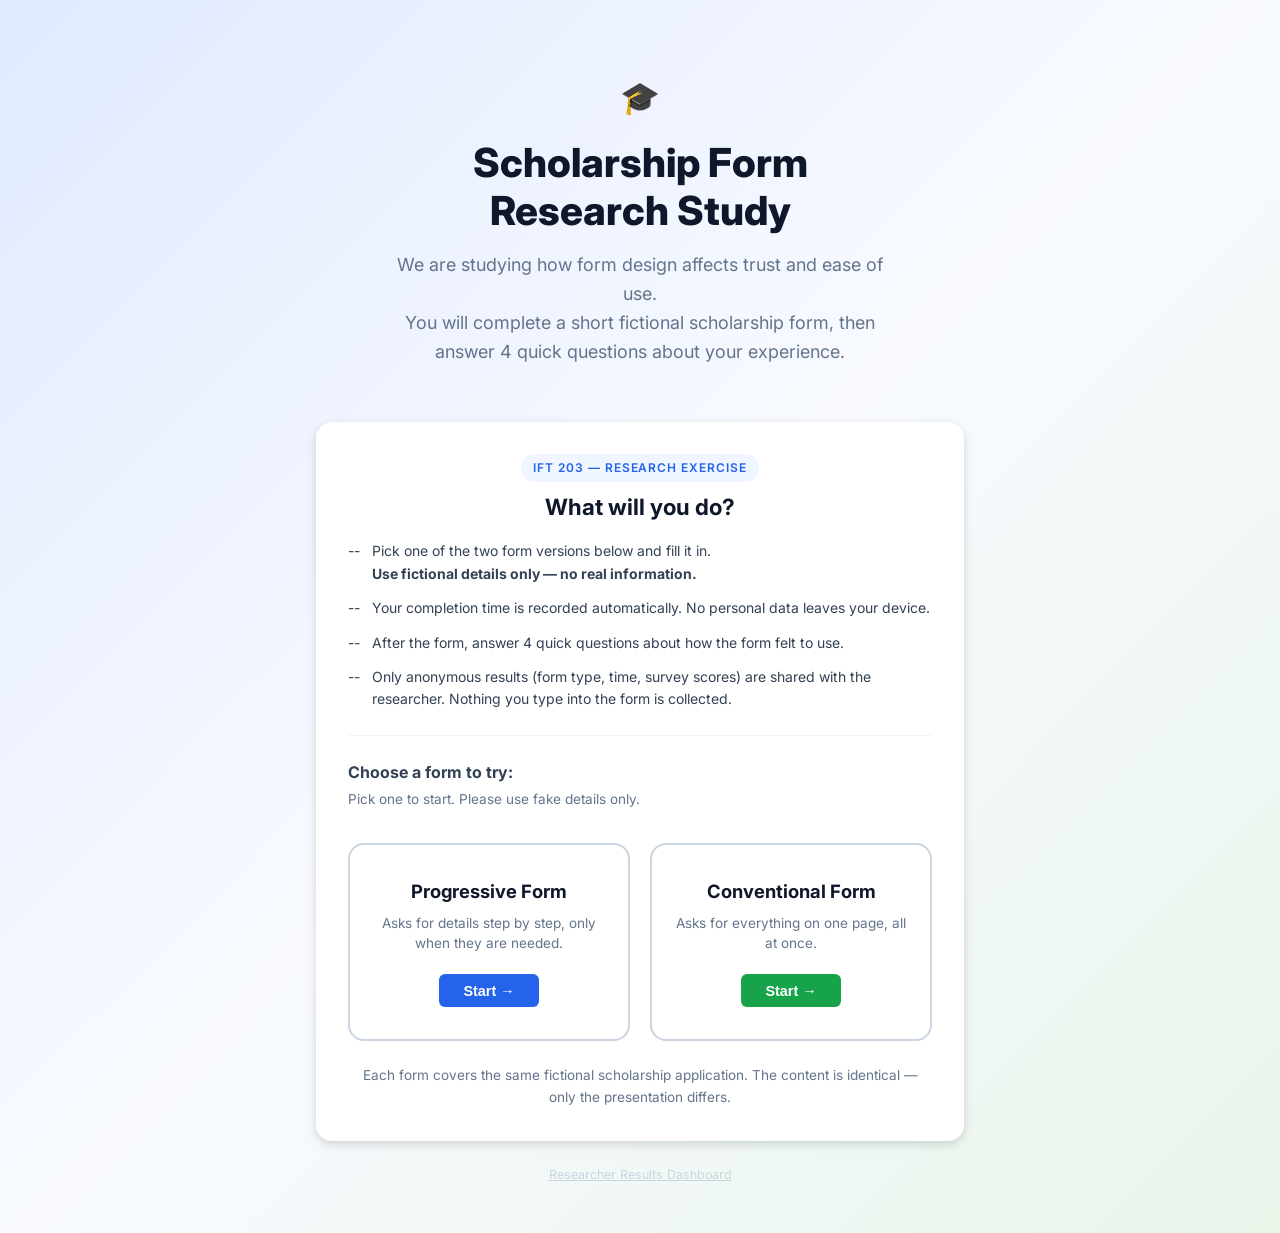
<file: index.HTML>
<!DOCTYPE html>
<html lang="en">
<head>
  <meta charset="UTF-8">
  <meta name="viewport" content="width=device-width, initial-scale=1.0">
  <title>Scholarship Form Study — Welcome</title>
  <meta name="description" content="IFT 203 research study comparing two scholarship application form designs. Pick a form to begin.">
  <link rel="stylesheet" href="style.css">
  <style>
    /* ── Welcome-page specific styles ── */
    .form-choice-grid {
      display: grid;
      grid-template-columns: 1fr 1fr;
      gap: 1.25rem;
      margin-top: 2rem;
    }

    @media (max-width: 580px) {
      .form-choice-grid { grid-template-columns: 1fr; }
    }

    .form-choice-card {
      display: flex;
      flex-direction: column;
      align-items: center;
      text-align: center;
      padding: 2rem 1.5rem;
      border: 2px solid var(--clr-neutral-300);
      border-radius: var(--radius-lg);
      background: var(--clr-white);
      cursor: pointer;
      text-decoration: none;
      color: inherit;
      transition: border-color 0.2s, box-shadow 0.2s, transform 0.15s;
    }

    .form-choice-card:hover {
      transform: translateY(-3px);
      box-shadow: var(--shadow-lg);
    }

    .form-choice-card--a:hover { border-color: var(--clr-primary); }
    .form-choice-card--b:hover { border-color: var(--clr-success); }

    .choice-icon {
      font-size: 2.8rem;
      margin-bottom: 0.75rem;
      display: block;
    }

    .choice-title {
      font-size: 1.15rem;
      font-weight: 700;
      color: var(--clr-neutral-900);
      margin-bottom: 0.4rem;
    }

    .choice-desc {
      font-size: 0.85rem;
      color: var(--clr-neutral-500);
      line-height: 1.5;
    }

    .choice-btn {
      margin-top: 1.25rem;
      padding: 0.55rem 1.5rem;
      border-radius: var(--radius-sm);
      font-size: 0.9rem;
      font-weight: 600;
      border: none;
      cursor: pointer;
      transition: filter 0.15s;
    }

    .form-choice-card--a .choice-btn {
      background: var(--clr-primary);
      color: white;
    }

    .form-choice-card--b .choice-btn {
      background: var(--clr-success);
      color: white;
    }

    .choice-btn:hover { filter: brightness(1.1); }

    .pick-note {
      text-align: center;
      margin-top: 1.5rem;
      font-size: 0.85rem;
      color: var(--clr-neutral-500);
    }
  </style>
</head>
<body>

  <div class="page-wrapper">

    <!-- ── Hero ── -->
    <div class="hero">
      <span class="hero-icon">🎓</span>
      <h1>Scholarship Form<br>Research Study</h1>
      <p>
        We are studying how form design affects trust and ease of use.<br>
        You will complete a short fictional scholarship form, then answer 4 quick questions about your experience.
      </p>
    </div>

    <!-- ── Study info card ── -->
    <div class="card">

      <div class="page-header" style="margin-bottom: 1.25rem;">
        <span class="badge">IFT 203 — Research Exercise</span>
        <h1 style="font-size:1.4rem;">What will you do?</h1>
      </div>

      <ul class="info-list" style="margin-bottom:1.5rem;">
        <li>
          <span class="icon">--</span>
          <span>Pick one of the two form versions below and fill it in. <br> <strong>Use fictional details only — no real information.</strong></span>
        </li>
        <li>
          <span class="icon">--</span>
          <span>Your completion time is recorded automatically. No personal data leaves your device.</span>
        </li>
        <li>
          <span class="icon">--</span>
          <span>After the form, answer 4 quick questions about how the form felt to use.</span>
        </li>
        <li>
          <span class="icon">--</span>
          <span>Only anonymous results (form type, time, survey scores) are shared with the researcher. Nothing you type into the form is collected.</span>
        </li>
      </ul>

      <hr class="divider">

      <!-- ── Form selection ── -->
      <h2 style="font-size:1rem; font-weight:700; color:var(--clr-neutral-700); margin-bottom:0.25rem;">
        Choose a form to try:
      </h2>
      <p style="font-size:0.85rem; color:var(--clr-neutral-500);">Pick one to start. Please use fake details only.</p>

      <div class="form-choice-grid">

        <!-- Progressive Form -->
        <div class="form-choice-card form-choice-card--a" id="chooseA">
          <span class="choice-title">Progressive Form</span>
          <p class="choice-desc">Asks for details step by step, only when they are needed.</p>
          <button class="choice-btn" onclick="go('a')" aria-label="Start Progressive Form">Start →</button>
        </div>

        <!-- Conventional Form -->
        <div class="form-choice-card form-choice-card--b" id="chooseB">
          <span class="choice-title">Conventional Form</span>
          <p class="choice-desc">Asks for everything on one page, all at once.</p>
          <button class="choice-btn" onclick="go('b')" aria-label="Start Conventional Form">Start →</button>
        </div>

      </div>

      <p class="pick-note">
        Each form covers the same fictional scholarship application. The content is identical — only the presentation differs.
      </p>

    </div><!-- /card -->

    <!-- Researcher link (quiet) -->
    <p class="text-center mt-6" style="font-size:0.78rem; color:var(--clr-neutral-300);">
      <a href="results.html" style="color:var(--clr-neutral-300); text-decoration:underline;">Researcher Results Dashboard</a>
    </p>

  </div><!-- /page-wrapper -->

  <script src="script.js"></script>
  <script>
    // ── Welcome page logic ──
    // go(type) saves the choice and sends to the consent page.

    /** Called when the tester clicks a form button. */
    function go(type) {
      // Save the pending choice so consent.html knows where to send the tester
      sessionStorage.setItem('pendingForm', type);
      window.location.href = 'consent.html';
    }

    // Keyboard users activate each card through its own "Start" button.
  </script>

</body>
</html>
</file>
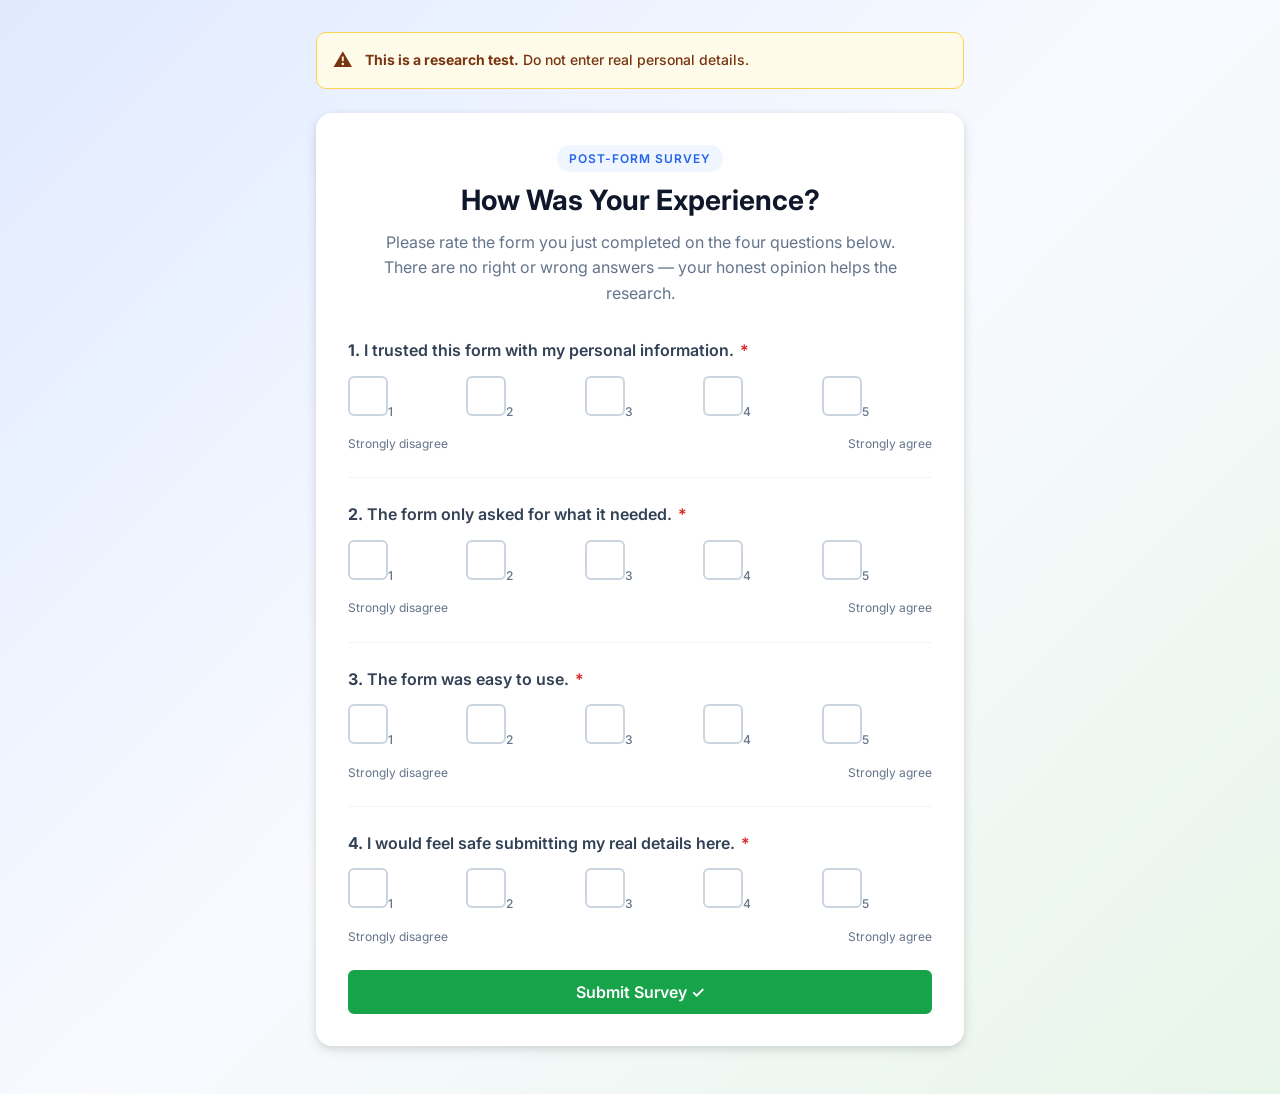
<file: survey.html>
<!DOCTYPE html>
<html lang="en">
<head>
  <meta charset="UTF-8">
  <meta name="viewport" content="width=device-width, initial-scale=1.0">
  <title>Experience Survey — Scholarship Form Study</title>
  <meta name="description" content="Short post-form survey measuring trust and usability for the scholarship form research study.">
  <link rel="stylesheet" href="style.css">
</head>
<body>

  <!--
    NETLIFY FORMS — Hidden detection form.
    Netlify scans HTML at deploy time and registers any form with data-netlify="true".
    The actual data is posted via fetch() in script.js:submitToNetlify().
    This element itself is never shown to the tester.
  -->
  <form name="study-results" data-netlify="true" hidden>
    <input type="hidden" name="form-name"      value="study-results">
    <input type="hidden" name="eventType">
    <input type="hidden" name="startTime">
    <input type="hidden" name="endTime">
    <input type="hidden" name="lastStepReached">
    <input type="hidden" name="sessionId">
    <input type="hidden" name="formType">
    <input type="hidden" name="totalSeconds">
    <input type="hidden" name="completed">
    <input type="hidden" name="fieldsAsked">
    <input type="hidden" name="unneededFields">
    <input type="hidden" name="trustScore">
    <input type="hidden" name="q1">
    <input type="hidden" name="q2">
    <input type="hidden" name="q3">
    <input type="hidden" name="q4">
  </form>

  <div class="page-wrapper">

    <!-- Research notice -->
    <div class="research-notice">
      <span class="notice-icon">⚠️</span>
      <span><strong>This is a research test.</strong> Do not enter real personal details.</span>
    </div>

    <!-- ═══════════════════════════════════════════
         MAIN CARD
    ══════════════════════════════════════════════ -->
    <div class="card">

      <!-- Header -->
      <div class="page-header">
        <span class="badge">Post-Form Survey</span>
        <h1 style="font-size:1.75rem;">How Was Your Experience?</h1>
        <p>
          Please rate the form you just completed on the four questions below.<br>
          There are no right or wrong answers — your honest opinion helps the research.
        </p>
      </div>

      <form id="surveyForm" novalidate>

        <!-- ── Q1 ── -->
        <div class="form-group" id="grp-q1">
          <label style="font-size:1rem; margin-bottom:0.75rem;">
            <strong>1.</strong> I trusted this form with my personal information.
            <span class="required">*</span>
          </label>
          <div class="scale-group" role="group" aria-label="Question 1 rating">
            <label class="scale-option"><input type="radio" name="q1" value="1"><span class="scale-label">1</span></label>
            <label class="scale-option"><input type="radio" name="q1" value="2"><span class="scale-label">2</span></label>
            <label class="scale-option"><input type="radio" name="q1" value="3"><span class="scale-label">3</span></label>
            <label class="scale-option"><input type="radio" name="q1" value="4"><span class="scale-label">4</span></label>
            <label class="scale-option"><input type="radio" name="q1" value="5"><span class="scale-label">5</span></label>
          </div>
          <div class="scale-ends">
            <span>Strongly disagree</span>
            <span>Strongly agree</span>
          </div>
          <span class="field-error" id="err-q1"></span>
        </div>

        <hr class="divider">

        <!-- ── Q2 ── -->
        <div class="form-group" id="grp-q2">
          <label style="font-size:1rem; margin-bottom:0.75rem;">
            <strong>2.</strong> The form only asked for what it needed.
            <span class="required">*</span>
          </label>
          <div class="scale-group" role="group" aria-label="Question 2 rating">
            <label class="scale-option"><input type="radio" name="q2" value="1"><span class="scale-label">1</span></label>
            <label class="scale-option"><input type="radio" name="q2" value="2"><span class="scale-label">2</span></label>
            <label class="scale-option"><input type="radio" name="q2" value="3"><span class="scale-label">3</span></label>
            <label class="scale-option"><input type="radio" name="q2" value="4"><span class="scale-label">4</span></label>
            <label class="scale-option"><input type="radio" name="q2" value="5"><span class="scale-label">5</span></label>
          </div>
          <div class="scale-ends">
            <span>Strongly disagree</span>
            <span>Strongly agree</span>
          </div>
          <span class="field-error" id="err-q2"></span>
        </div>

        <hr class="divider">

        <!-- ── Q3 ── -->
        <div class="form-group" id="grp-q3">
          <label style="font-size:1rem; margin-bottom:0.75rem;">
            <strong>3.</strong> The form was easy to use.
            <span class="required">*</span>
          </label>
          <div class="scale-group" role="group" aria-label="Question 3 rating">
            <label class="scale-option"><input type="radio" name="q3" value="1"><span class="scale-label">1</span></label>
            <label class="scale-option"><input type="radio" name="q3" value="2"><span class="scale-label">2</span></label>
            <label class="scale-option"><input type="radio" name="q3" value="3"><span class="scale-label">3</span></label>
            <label class="scale-option"><input type="radio" name="q3" value="4"><span class="scale-label">4</span></label>
            <label class="scale-option"><input type="radio" name="q3" value="5"><span class="scale-label">5</span></label>
          </div>
          <div class="scale-ends">
            <span>Strongly disagree</span>
            <span>Strongly agree</span>
          </div>
          <span class="field-error" id="err-q3"></span>
        </div>

        <hr class="divider">

        <!-- ── Q4 ── -->
        <div class="form-group" id="grp-q4">
          <label style="font-size:1rem; margin-bottom:0.75rem;">
            <strong>4.</strong> I would feel safe submitting my real details here.
            <span class="required">*</span>
          </label>
          <div class="scale-group" role="group" aria-label="Question 4 rating">
            <label class="scale-option"><input type="radio" name="q4" value="1"><span class="scale-label">1</span></label>
            <label class="scale-option"><input type="radio" name="q4" value="2"><span class="scale-label">2</span></label>
            <label class="scale-option"><input type="radio" name="q4" value="3"><span class="scale-label">3</span></label>
            <label class="scale-option"><input type="radio" name="q4" value="4"><span class="scale-label">4</span></label>
            <label class="scale-option"><input type="radio" name="q4" value="5"><span class="scale-label">5</span></label>
          </div>
          <div class="scale-ends">
            <span>Strongly disagree</span>
            <span>Strongly agree</span>
          </div>
          <span class="field-error" id="err-q4"></span>
        </div>

        <!-- Submit Survey -->
        <div class="mt-6">
          <button type="submit" class="btn btn-success btn-full" id="surveySubmit">
            Submit Survey ✓
          </button>
        </div>

      </form>

      <!-- ── THANK YOU STATE ── -->
      <div id="thankYouState" class="success-box hidden">
        <div class="success-icon">🙏</div>
        <h2>Thank You!</h2>
        <p>Your anonymous results have been recorded. You have completed this research exercise.</p>
        <div style="display:flex; gap:1rem; justify-content:center; flex-wrap:wrap;">
          <a href="index.html" class="btn btn-secondary">← Back to Start</a>
          <a href="results.html" class="btn btn-primary">View Research Results →</a>
        </div>
        <p style="margin-top:1.25rem; font-size:0.82rem; color:var(--clr-neutral-500);">
          Want to try the other form version? Go back to start and pick a different form.
        </p>
      </div>

    </div><!-- /card -->
  </div><!-- /page-wrapper -->

  <script src="script.js"></script>
  <script>
    const surveyForm    = document.getElementById('surveyForm');
    const thankYouState = document.getElementById('thankYouState');

    /** Validate that a radio group question has been answered. */
    function getScaleValue(name) {
      const checked = document.querySelector(`input[name="${name}"]:checked`);
      const errEl   = document.getElementById(`err-${name}`);

      if (!checked) {
        errEl.textContent = 'Please select a rating.';
        errEl.classList.add('visible');
        return null;
      }

      errEl.classList.remove('visible');
      return parseInt(checked.value, 10);
    }

    surveyForm.addEventListener('submit', e => {
      e.preventDefault();
      const q1 = getScaleValue('q1');
      const q2 = getScaleValue('q2');
      const q3 = getScaleValue('q3');
      const q4 = getScaleValue('q4');
      if (q1 === null || q2 === null || q3 === null || q4 === null) return;

      // Calculate the average trust score (1 – 5 scale)
      const trustScore = (q1 + q2 + q3 + q4) / 4;

      // ── Find and update the most recent completed session record ──
      // The session was finalized (moved from SESSION_KEY to STORAGE_KEY) by the form page.
      // We need to find the most recently added record and attach the survey answers.
      const records = loadAllRecords();
      let updatedRecord = null;

      if (records.length > 0) {
        // The last record in the array is from this participant
        updatedRecord = records[records.length - 1];
        updatedRecord.surveyAnswers = [q1, q2, q3, q4];
        updatedRecord.trustScore    = Math.round(trustScore * 100) / 100; // round to 2dp
        saveRecord(updatedRecord); // update it in localStorage
      }

      // ── Submit anonymous results to Netlify Forms (fails silently when local) ──
      if (updatedRecord) {
        submitToNetlify(updatedRecord, 'survey'); // attach survey answers to the same participant session
      }

      // ── Show thank-you, hide the form ──
      surveyForm.classList.add('hidden');
      thankYouState.classList.remove('hidden');
      scrollToTop();
    });
  </script>

</body>
</html>
</file>
<file: style.css>
/* =====================================================
   SCHOLARSHIP FORM STUDY — SHARED STYLESHEET
   style.css
   ===================================================== */

/* ---------- Google Fonts ---------- */
@import url('https://fonts.googleapis.com/css2?family=Inter:wght@300;400;500;600;700&display=swap');

/* ---------- CSS Custom Properties (Design Tokens) ---------- */
:root {
  /* Colours */
  --clr-primary:       #2563eb;
  --clr-primary-dark:  #1d4ed8;
  --clr-primary-light: #eff6ff;
  --clr-success:       #16a34a;
  --clr-success-light: #f0fdf4;
  --clr-danger:        #dc2626;
  --clr-danger-light:  #fef2f2;
  --clr-warning:       #d97706;
  --clr-warning-light: #fffbeb;
  --clr-neutral-900:   #0f172a;
  --clr-neutral-700:   #334155;
  --clr-neutral-500:   #64748b;
  --clr-neutral-300:   #cbd5e1;
  --clr-neutral-100:   #f1f5f9;
  --clr-white:         #ffffff;

  /* Typography */
  --font-base: 'Inter', system-ui, sans-serif;
  --text-xs:   0.75rem;
  --text-sm:   0.875rem;
  --text-base: 1rem;
  --text-lg:   1.125rem;
  --text-xl:   1.25rem;
  --text-2xl:  1.5rem;
  --text-3xl:  1.875rem;

  /* Spacing */
  --space-1: 0.25rem;
  --space-2: 0.5rem;
  --space-3: 0.75rem;
  --space-4: 1rem;
  --space-5: 1.25rem;
  --space-6: 1.5rem;
  --space-8: 2rem;
  --space-10: 2.5rem;
  --space-12: 3rem;

  /* Borders & Shadows */
  --radius-sm: 6px;
  --radius-md: 10px;
  --radius-lg: 16px;
  --shadow-sm: 0 1px 3px rgba(0,0,0,.08), 0 1px 2px rgba(0,0,0,.06);
  --shadow-md: 0 4px 12px rgba(0,0,0,.10), 0 2px 6px rgba(0,0,0,.06);
  --shadow-lg: 0 10px 30px rgba(0,0,0,.12);

  /* Transitions */
  --transition: 0.2s ease;
}

/* ---------- Reset & Base ---------- */
*, *::before, *::after { box-sizing: border-box; margin: 0; padding: 0; }
html { scroll-behavior: smooth; }
body {
  font-family: var(--font-base);
  font-size: var(--text-base);
  color: var(--clr-neutral-700);
  background: linear-gradient(135deg, #e0eaff 0%, #f8faff 50%, #e8f5e9 100%);
  min-height: 100vh;
  line-height: 1.6;
}

/* ---------- Layout ---------- */
.page-wrapper {
  max-width: 680px;
  margin: 0 auto;
  padding: var(--space-8) var(--space-4) var(--space-12);
}
.page-wrapper--wide {
  max-width: 960px;
  margin: 0 auto;
  padding: var(--space-8) var(--space-4) var(--space-12);
}

/* ---------- Card ---------- */
.card {
  background: var(--clr-white);
  border-radius: var(--radius-lg);
  box-shadow: var(--shadow-md);
  padding: var(--space-8);
}

/* ---------- Page Header ---------- */
.page-header { text-align: center; margin-bottom: var(--space-8); }
.page-header .badge {
  display: inline-block;
  background: var(--clr-primary-light);
  color: var(--clr-primary);
  font-size: var(--text-xs);
  font-weight: 600;
  letter-spacing: 0.08em;
  text-transform: uppercase;
  padding: var(--space-1) var(--space-3);
  border-radius: 999px;
  margin-bottom: var(--space-3);
}
.page-header h1 {
  font-size: var(--text-3xl);
  font-weight: 700;
  color: var(--clr-neutral-900);
  line-height: 1.2;
  margin-bottom: var(--space-3);
}
.page-header p { color: var(--clr-neutral-500); }

/* ---------- Research Notice ---------- */
.research-notice {
  display: flex;
  align-items: center;
  gap: var(--space-3);
  background: var(--clr-warning-light);
  border: 1px solid #fcd34d;
  border-radius: var(--radius-md);
  padding: var(--space-3) var(--space-4);
  margin-bottom: var(--space-6);
  font-size: var(--text-sm);
  color: #78350f;
  font-weight: 500;
}
.research-notice .notice-icon { font-size: 1.2rem; flex-shrink: 0; }

/* ---------- Form Elements ---------- */
.form-group { margin-bottom: var(--space-5); }
.form-group label {
  display: block;
  font-size: var(--text-sm);
  font-weight: 600;
  color: var(--clr-neutral-700);
  margin-bottom: var(--space-2);
}
.form-group label .required { color: var(--clr-danger); margin-left: 2px; }
.form-group label .hint {
  font-weight: 400;
  color: var(--clr-neutral-500);
  font-size: var(--text-xs);
  margin-left: var(--space-2);
}
.form-control {
  width: 100%;
  padding: 0.625rem var(--space-3);
  border: 1.5px solid var(--clr-neutral-300);
  border-radius: var(--radius-sm);
  font-family: var(--font-base);
  font-size: var(--text-base);
  color: var(--clr-neutral-900);
  background: var(--clr-white);
  transition: border-color var(--transition), box-shadow var(--transition);
  outline: none;
}
.form-control:focus {
  border-color: var(--clr-primary);
  box-shadow: 0 0 0 3px rgba(37,99,235,0.15);
}
.form-control.is-invalid {
  border-color: var(--clr-danger);
  box-shadow: 0 0 0 3px rgba(220,38,38,0.10);
}
.form-control::placeholder { color: var(--clr-neutral-300); }
select.form-control { cursor: pointer; }
textarea.form-control { resize: vertical; min-height: 100px; }

.word-count { font-size: var(--text-xs); color: var(--clr-neutral-500); text-align: right; margin-top: var(--space-1); }
.word-count.over-limit { color: var(--clr-danger); }

/* Radio / Checkbox groups */
.radio-group, .checkbox-group { display: flex; flex-direction: column; gap: var(--space-2); }
.radio-option, .checkbox-option {
  display: flex;
  align-items: center;
  gap: var(--space-3);
  padding: var(--space-3) var(--space-4);
  border: 1.5px solid var(--clr-neutral-300);
  border-radius: var(--radius-sm);
  cursor: pointer;
  transition: border-color var(--transition), background var(--transition);
}
.radio-option:hover, .checkbox-option:hover {
  border-color: var(--clr-primary);
  background: var(--clr-primary-light);
}
.radio-option input[type="radio"], .checkbox-option input[type="checkbox"] {
  accent-color: var(--clr-primary);
  width: 1rem;
  height: 1rem;
  cursor: pointer;
  flex-shrink: 0;
}
.radio-option.selected, .checkbox-option.selected {
  border-color: var(--clr-primary);
  background: var(--clr-primary-light);
}
.radio-group--inline { flex-direction: row; flex-wrap: wrap; }
.radio-group--inline .radio-option { flex: 1; min-width: 140px; }

/* Error messages */
.field-error { display: none; color: var(--clr-danger); font-size: var(--text-xs); margin-top: var(--space-1); font-weight: 500; }
.field-error.visible { display: block; }

/* ---------- Consent Block ---------- */
.consent-block {
  display: flex;
  align-items: flex-start;
  gap: var(--space-3);
  padding: var(--space-4);
  border: 1.5px solid var(--clr-neutral-300);
  border-radius: var(--radius-md);
  cursor: pointer;
  margin-bottom: var(--space-6);
  transition: border-color var(--transition);
}
.consent-block:hover { border-color: var(--clr-primary); }
.consent-block input[type="checkbox"] {
  accent-color: var(--clr-primary);
  width: 1.1rem; height: 1.1rem;
  flex-shrink: 0; margin-top: 2px; cursor: pointer;
}
.consent-block p,
.consent-block .consent-text { font-size: var(--text-sm); color: var(--clr-neutral-700); }

/* Visually hidden, still read by screen readers */
.sr-only {
  position: absolute;
  width: 1px; height: 1px;
  margin: -1px; padding: 0;
  overflow: hidden;
  clip: rect(0, 0, 0, 0);
  white-space: nowrap;
  border: 0;
}

/* ---------- Buttons ---------- */
.btn {
  display: inline-flex;
  align-items: center;
  justify-content: center;
  gap: var(--space-2);
  padding: 0.625rem var(--space-6);
  border-radius: var(--radius-sm);
  font-family: var(--font-base);
  font-size: var(--text-base);
  font-weight: 600;
  border: 2px solid transparent;
  cursor: pointer;
  transition: all var(--transition);
  text-decoration: none;
  white-space: nowrap;
}
.btn-primary { background: var(--clr-primary); color: var(--clr-white); border-color: var(--clr-primary); }
.btn-primary:hover:not(:disabled) {
  background: var(--clr-primary-dark);
  border-color: var(--clr-primary-dark);
  transform: translateY(-1px);
  box-shadow: 0 4px 12px rgba(37,99,235,0.3);
}
.btn-secondary { background: transparent; color: var(--clr-neutral-700); border-color: var(--clr-neutral-300); }
.btn-secondary:hover:not(:disabled) { border-color: var(--clr-primary); color: var(--clr-primary); }
.btn-success { background: var(--clr-success); color: var(--clr-white); border-color: var(--clr-success); }
.btn-success:hover:not(:disabled) {
  background: #15803d;
  transform: translateY(-1px);
  box-shadow: 0 4px 12px rgba(22,163,74,0.3);
}
.btn-danger { background: var(--clr-danger); color: var(--clr-white); border-color: var(--clr-danger); }
.btn-danger:hover:not(:disabled) { background: #b91c1c; }
.btn:disabled { opacity: 0.5; cursor: not-allowed; }
.btn-full { width: 100%; }
.btn-group { display: flex; gap: var(--space-3); margin-top: var(--space-6); }
.btn-group--between { justify-content: space-between; }

/* ---------- Progress Bar ---------- */
.progress-container { margin-bottom: var(--space-6); }
.progress-label {
  display: flex;
  justify-content: space-between;
  font-size: var(--text-xs);
  font-weight: 600;
  color: var(--clr-neutral-500);
  margin-bottom: var(--space-2);
  text-transform: uppercase;
  letter-spacing: 0.05em;
}
.progress-track { height: 6px; background: var(--clr-neutral-100); border-radius: 999px; overflow: hidden; }
.progress-fill {
  height: 100%;
  background: linear-gradient(90deg, var(--clr-primary), #60a5fa);
  border-radius: 999px;
  transition: width 0.4s ease;
}
.step-indicators { display: flex; justify-content: center; gap: var(--space-2); margin-top: var(--space-3); }
.step-dot { width: 8px; height: 8px; border-radius: 999px; background: var(--clr-neutral-300); transition: all var(--transition); }
.step-dot.active { background: var(--clr-primary); width: 24px; }
.step-dot.done { background: var(--clr-success); }

/* ---------- Alerts ---------- */
.alert { display: flex; align-items: flex-start; gap: var(--space-3); padding: var(--space-4); border-radius: var(--radius-md); font-size: var(--text-sm); margin-bottom: var(--space-5); }
.alert-icon { font-size: 1.25rem; flex-shrink: 0; }
.alert-content h4, .alert-content .alert-title { font-weight: 700; margin-bottom: var(--space-1); }
.alert--info { background: var(--clr-primary-light); border: 1px solid #bfdbfe; color: #1e40af; }
.alert--success { background: var(--clr-success-light); border: 1px solid #bbf7d0; color: #14532d; }
.alert--danger { background: var(--clr-danger-light); border: 1px solid #fecaca; color: #7f1d1d; }
.alert--warning { background: var(--clr-warning-light); border: 1px solid #fde68a; color: #78350f; }

/* ---------- Divider ---------- */
.divider { border: none; border-top: 1px solid var(--clr-neutral-100); margin: var(--space-6) 0; }

/* ---------- Section Title ---------- */
.section-title {
  font-size: var(--text-sm);
  font-weight: 700;
  text-transform: uppercase;
  letter-spacing: 0.08em;
  color: var(--clr-primary);
  margin-bottom: var(--space-4);
  padding-bottom: var(--space-2);
  border-bottom: 2px solid var(--clr-primary-light);
}

/* ---------- Scale Rating (Survey) ---------- */
.scale-group { display: flex; justify-content: space-between; gap: var(--space-2); margin-top: var(--space-2); }
.scale-option { flex: 1; display: flex; flex-direction: column; align-items: center; gap: var(--space-1); }
.scale-option input[type="radio"] {
  appearance: none; -webkit-appearance: none;
  width: 2.5rem; height: 2.5rem;
  border: 2px solid var(--clr-neutral-300);
  border-radius: var(--radius-sm);
  cursor: pointer;
  transition: all var(--transition);
  position: relative;
  background: var(--clr-white);
}
.scale-option input[type="radio"]:hover { border-color: var(--clr-primary); background: var(--clr-primary-light); }
.scale-option input[type="radio"]:checked { background: var(--clr-primary); border-color: var(--clr-primary); }
.scale-option input[type="radio"]:checked::after {
  content: ''; position: absolute; inset: 6px;
  background: white; border-radius: 2px;
}
.scale-option .scale-label { font-size: var(--text-xs); color: var(--clr-neutral-500); font-weight: 500; }
.scale-ends { display: flex; justify-content: space-between; font-size: var(--text-xs); color: var(--clr-neutral-500); margin-top: var(--space-1); }

/* ---------- Results Page ---------- */
.metrics-grid { display: grid; grid-template-columns: repeat(auto-fit, minmax(180px, 1fr)); gap: var(--space-4); margin-bottom: var(--space-8); }
.metric-card { background: var(--clr-primary-light); border: 1px solid #bfdbfe; border-radius: var(--radius-md); padding: var(--space-5); text-align: center; }
.metric-card .metric-label { font-size: var(--text-xs); font-weight: 600; text-transform: uppercase; letter-spacing: 0.06em; color: var(--clr-primary); margin-bottom: var(--space-2); }
.metric-card .metric-value { font-size: var(--text-2xl); font-weight: 700; color: var(--clr-neutral-900); }

.results-table { width: 100%; border-collapse: collapse; font-size: var(--text-sm); margin-bottom: var(--space-8); }
.results-table th { background: var(--clr-neutral-100); font-weight: 700; color: var(--clr-neutral-700); text-align: left; padding: var(--space-3) var(--space-4); border-bottom: 2px solid var(--clr-neutral-300); }
.results-table td { padding: var(--space-3) var(--space-4); border-bottom: 1px solid var(--clr-neutral-100); vertical-align: top; }
.results-table tr:last-child td { border-bottom: none; }
.results-table tbody tr:hover { background: var(--clr-neutral-100); }

/* CSS Bar Charts */
.chart-section { margin-bottom: var(--space-8); }
.chart-section h3 { font-size: var(--text-base); font-weight: 700; color: var(--clr-neutral-900); margin-bottom: var(--space-4); }
.bar-chart { display: flex; flex-direction: column; gap: var(--space-3); }
.bar-row { display: grid; grid-template-columns: 110px 1fr 60px; align-items: center; gap: var(--space-3); }
.bar-label { font-size: var(--text-sm); font-weight: 600; color: var(--clr-neutral-700); text-align: right; }
.bar-track { height: 28px; background: var(--clr-neutral-100); border-radius: var(--radius-sm); overflow: hidden; }
.bar-fill { height: 100%; border-radius: var(--radius-sm); transition: width 0.8s cubic-bezier(.4,0,.2,1); min-width: 4px; }
.bar-fill--a { background: linear-gradient(90deg, #2563eb, #60a5fa); }
.bar-fill--b { background: linear-gradient(90deg, #16a34a, #4ade80); }
.bar-value { font-size: var(--text-sm); font-weight: 700; color: var(--clr-neutral-700); }

/* ---------- Landing Hero ---------- */
.hero { text-align: center; padding: var(--space-10) 0 var(--space-6); }
.hero-icon { font-size: 2.0rem; margin-bottom: var(--space-4); display: block; }
.hero h1 { font-size: clamp(1.80rem, 5vw, 2.5rem); font-weight: 800; color: var(--clr-neutral-900); line-height: 1.2; margin-bottom: var(--space-4); }
.hero p { font-size: var(--text-lg); color: var(--clr-neutral-500); max-width: 500px; margin: 0 auto var(--space-8); }

.info-list { list-style: none; display: flex; flex-direction: column; gap: var(--space-3); margin-bottom: var(--space-6); text-align: left; }
.info-list li { display: flex; align-items: flex-start; gap: var(--space-3); font-size: var(--text-sm); color: var(--clr-neutral-700); }
.info-list li .icon { flex-shrink: 0; }

.form-tag { display: inline-block; padding: var(--space-1) var(--space-3); border-radius: 999px; font-size: var(--text-xs); font-weight: 700; text-transform: uppercase; letter-spacing: 0.08em; margin-bottom: var(--space-4); }
.form-tag--a { background: #dbeafe; color: #1d4ed8; }
.form-tag--b { background: #dcfce7; color: #15803d; }

/* ---------- Not Eligible / Success ---------- */
.ineligible-box { text-align: center; padding: var(--space-8) var(--space-4); }
.ineligible-box .ineligible-icon { font-size: 3rem; margin-bottom: var(--space-4); }
.ineligible-box h2 { font-size: var(--text-xl); font-weight: 700; color: var(--clr-neutral-900); margin-bottom: var(--space-3); }
.ineligible-box p { color: var(--clr-neutral-500); margin-bottom: var(--space-6); }

.success-box { text-align: center; padding: var(--space-8) var(--space-4); }
.success-box .success-icon { font-size: 3.5rem; margin-bottom: var(--space-4); }
.success-box h2 { font-size: var(--text-2xl); font-weight: 700; color: var(--clr-neutral-900); margin-bottom: var(--space-3); }
.success-box p { color: var(--clr-neutral-500); margin-bottom: var(--space-6); }

/* ---------- Responsive ---------- */
@media (max-width: 600px) {
  .card { padding: var(--space-5); }
  .btn-group { flex-direction: column-reverse; }
  .btn-group .btn { width: 100%; }
  .scale-option input[type="radio"] { width: 2rem; height: 2rem; }
  .bar-row { grid-template-columns: 80px 1fr 50px; }
  .radio-group--inline { flex-direction: column; }
}

/* ---------- Utility ---------- */
.hidden { display: none !important; }
.text-center { text-align: center; }
.text-muted { color: var(--clr-neutral-500); font-size: var(--text-sm); }
.mt-2 { margin-top: var(--space-2); }
.mt-4 { margin-top: var(--space-4); }
.mt-6 { margin-top: var(--space-6); }
.mb-4 { margin-bottom: var(--space-4); }
</file>
